<file: JaanchMitra_Prototype/index.html>
<!DOCTYPE html>
<html lang="en"><head><meta charset="utf-8"><meta name="viewport" content="width=device-width, initial-scale=1">
<title>JaanchMitra · prototype</title><meta http-equiv="refresh" content="0; url=prototype/index.html">
<style>body{font-family:system-ui,sans-serif;margin:40px;color:#0f172a}a{color:#0f766e;font-weight:700}</style></head>
<body><h1>JaanchMitra (जांच-मित्र)</h1><p>Opening the prototype… If it does not open, <a href="prototype/index.html">click here</a>.</p>
<p>Fictional demo data only. Works offline. See README.txt.</p></body></html>
</file>
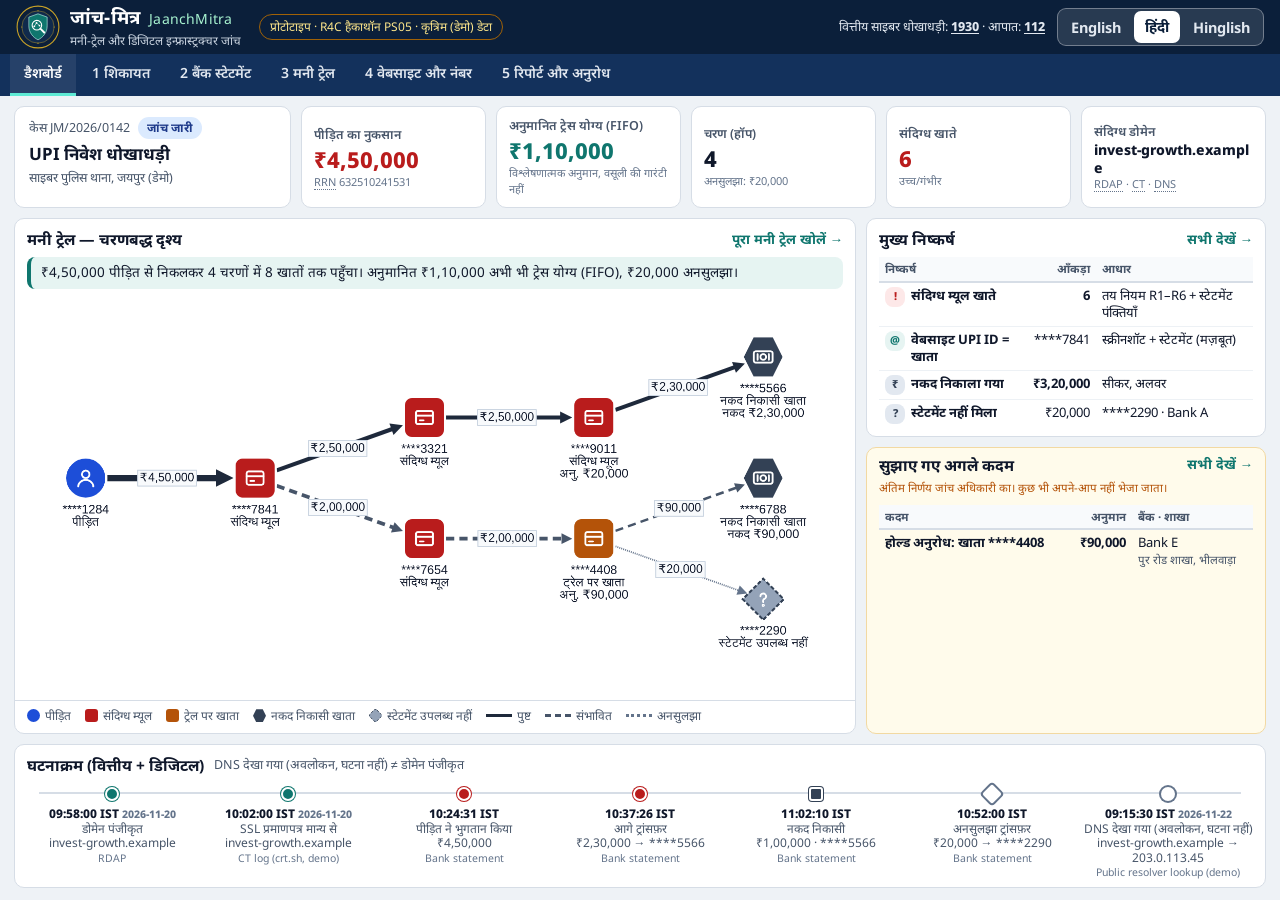
<file: JaanchMitra_Prototype/prototype/index.html>
<!DOCTYPE html>
<html lang="hi">
<head>
  <meta charset="utf-8">
  <meta name="viewport" content="width=device-width, initial-scale=1, viewport-fit=cover">
  <meta name="theme-color" content="#0b1f3a">
  <title>JaanchMitra · Dashboard (prototype, synthetic data)</title>
  <link rel="stylesheet" href="css/style.css?v=20261122-6c18fdf">
</head>
<body>
  <div class="app">
    <header id="app-header" class="app-header"></header>
    <nav id="app-nav" class="app-nav" aria-label="Case steps"></nav>
    <main id="main"></main>
  </div>
  <script src="vendor/cytoscape.min.js?v=20261122-6c18fdf"></script>
  <script src="js/lib/format.js?v=20261122-6c18fdf"></script>
  <script src="js/lib/trace.js?v=20261122-6c18fdf"></script>
  <script src="js/lib/allocation.js?v=20261122-6c18fdf"></script>
  <script src="js/lib/rules.js?v=20261122-6c18fdf"></script>
  <script src="js/lib/correlate.js?v=20261122-6c18fdf"></script>
  <script src="js/data/case-data.js?v=20261122-6c18fdf"></script>
  <script src="js/data/directory.js?v=20261122-6c18fdf"></script>
  <script src="js/data/helplines.js?v=20261122-6c18fdf"></script>
  <script src="js/i18n.js?v=20261122-6c18fdf"></script>
  <script src="js/shell.js?v=20261122-6c18fdf"></script>
  <script src="js/graph.js?v=20261122-6c18fdf"></script>
  <script src="js/pages/dashboard.js?v=20261122-6c18fdf"></script>
</body>
</html>
</file>
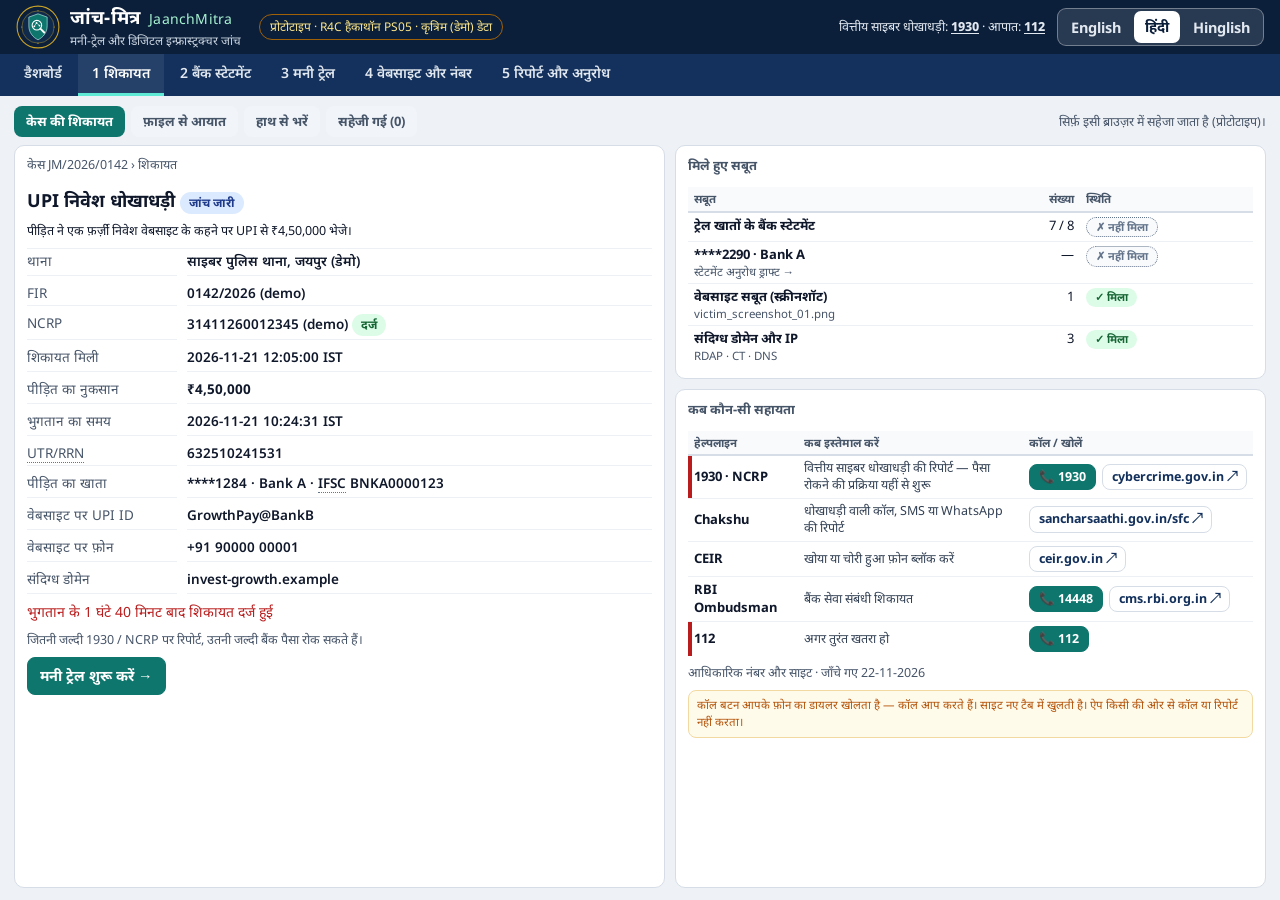
<file: JaanchMitra_Prototype/prototype/complaint.html>
<!DOCTYPE html>
<html lang="hi">
<head>
  <meta charset="utf-8">
  <meta name="viewport" content="width=device-width, initial-scale=1, viewport-fit=cover">
  <meta name="theme-color" content="#0b1f3a">
  <title>JaanchMitra · Complaint (prototype, synthetic data)</title>
  <link rel="stylesheet" href="css/style.css?v=20261122-6c18fdf">
</head>
<body>
  <div class="app">
    <header id="app-header" class="app-header"></header>
    <nav id="app-nav" class="app-nav" aria-label="Case steps"></nav>
    <main id="main"></main>
  </div>
  <script src="js/lib/format.js?v=20261122-6c18fdf"></script>
  <script src="js/lib/trace.js?v=20261122-6c18fdf"></script>
  <script src="js/lib/allocation.js?v=20261122-6c18fdf"></script>
  <script src="js/lib/rules.js?v=20261122-6c18fdf"></script>
  <script src="js/lib/correlate.js?v=20261122-6c18fdf"></script>
  <script src="js/lib/requests.js?v=20261122-6c18fdf"></script>
  <script src="js/lib/complaint.js?v=20261122-6c18fdf"></script>
  <script src="js/data/case-data.js?v=20261122-6c18fdf"></script>
  <script src="js/data/directory.js?v=20261122-6c18fdf"></script>
  <script src="js/data/complaint-sample.js?v=20261122-6c18fdf"></script>
  <script src="js/data/helplines.js?v=20261122-6c18fdf"></script>
  <script src="js/i18n.js?v=20261122-6c18fdf"></script>
  <script src="js/shell.js?v=20261122-6c18fdf"></script>
  <script src="js/pages/complaint.js?v=20261122-6c18fdf"></script>
</body>
</html>
</file>
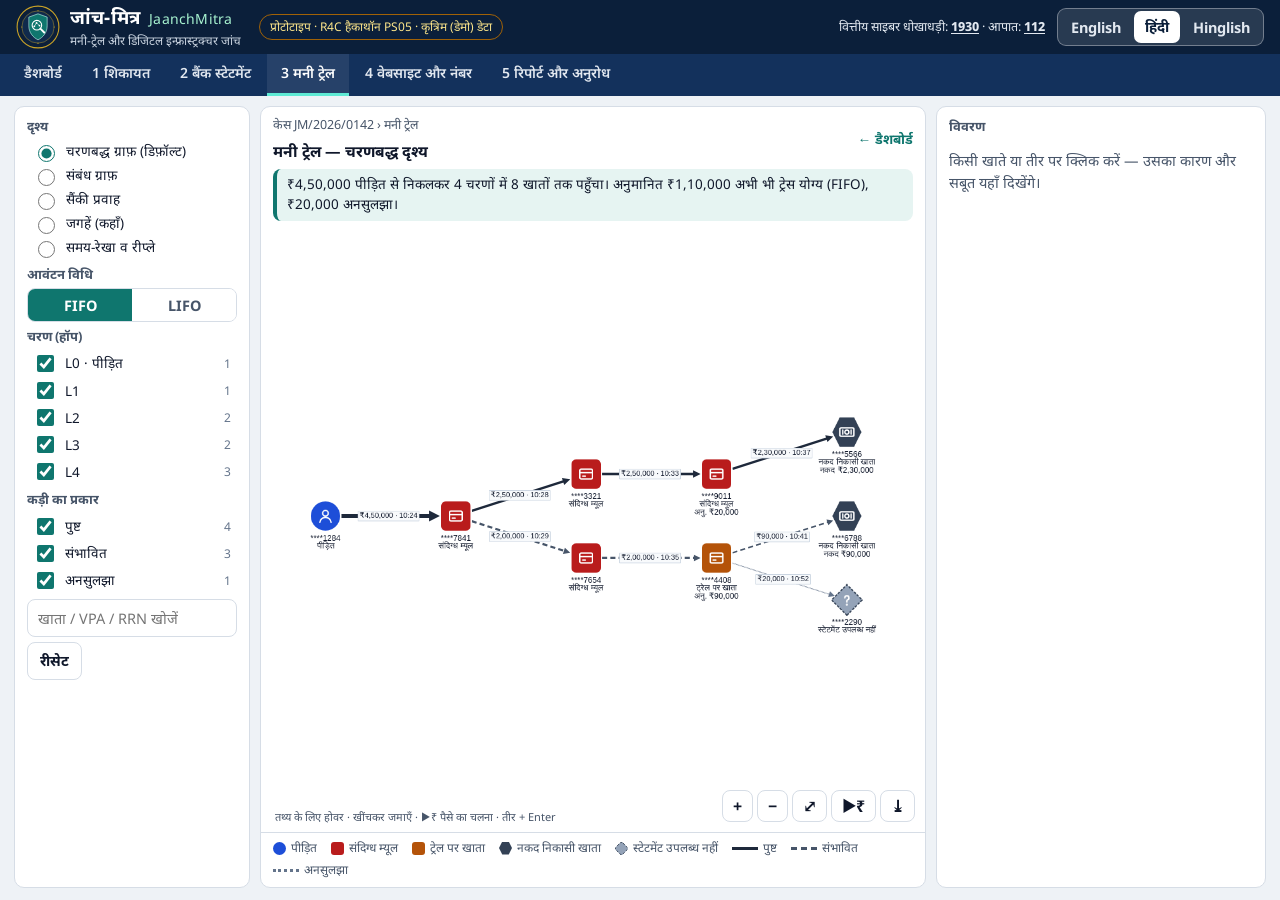
<file: JaanchMitra_Prototype/prototype/money-trail.html>
<!DOCTYPE html>
<html lang="hi">
<head>
  <meta charset="utf-8">
  <meta name="viewport" content="width=device-width, initial-scale=1, viewport-fit=cover">
  <meta name="theme-color" content="#0b1f3a">
  <title>JaanchMitra · Money Trail (prototype, synthetic data)</title>
  <link rel="stylesheet" href="css/style.css?v=20261122-6c18fdf">
</head>
<body>
  <div class="app">
    <header id="app-header" class="app-header"></header>
    <nav id="app-nav" class="app-nav" aria-label="Case steps"></nav>
    <main id="main"></main>
  </div>
  <script src="vendor/cytoscape.min.js?v=20261122-6c18fdf"></script>
  <script src="js/lib/format.js?v=20261122-6c18fdf"></script>
  <script src="js/lib/trace.js?v=20261122-6c18fdf"></script>
  <script src="js/lib/allocation.js?v=20261122-6c18fdf"></script>
  <script src="js/lib/rules.js?v=20261122-6c18fdf"></script>
  <script src="js/lib/correlate.js?v=20261122-6c18fdf"></script>
  <script src="js/lib/sankey.js?v=20261122-6c18fdf"></script>
  <script src="js/data/case-data.js?v=20261122-6c18fdf"></script>
  <script src="js/data/directory.js?v=20261122-6c18fdf"></script>
  <script src="js/data/helplines.js?v=20261122-6c18fdf"></script>
  <script src="js/i18n.js?v=20261122-6c18fdf"></script>
  <script src="js/shell.js?v=20261122-6c18fdf"></script>
  <script src="js/graph.js?v=20261122-6c18fdf"></script>
  <script src="js/pages/money-trail.js?v=20261122-6c18fdf"></script>
</body>
</html>
</file>
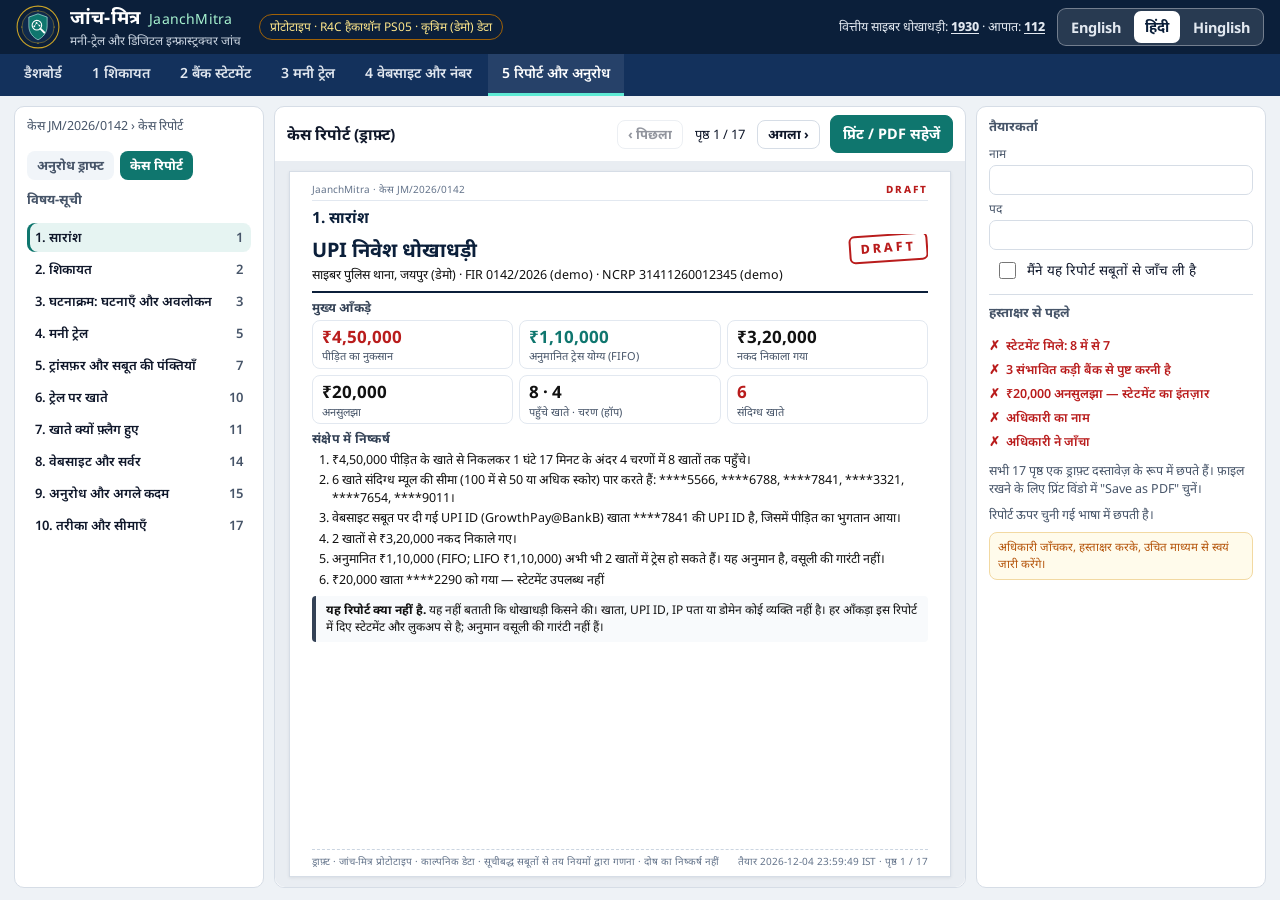
<file: JaanchMitra_Prototype/prototype/report.html>
<!DOCTYPE html>
<html lang="hi">
<head>
  <meta charset="utf-8">
  <meta name="viewport" content="width=device-width, initial-scale=1, viewport-fit=cover">
  <meta name="theme-color" content="#0b1f3a">
  <title>JaanchMitra · Case report (prototype, synthetic data)</title>
  <link rel="stylesheet" href="css/style.css?v=20261122-6c18fdf">
</head>
<body>
  <div class="app">
    <header id="app-header" class="app-header"></header>
    <nav id="app-nav" class="app-nav" aria-label="Case steps"></nav>
    <main id="main"></main>
  </div>
  <script src="vendor/cytoscape.min.js?v=20261122-6c18fdf"></script>
  <script src="js/lib/format.js?v=20261122-6c18fdf"></script>
  <script src="js/lib/trace.js?v=20261122-6c18fdf"></script>
  <script src="js/lib/allocation.js?v=20261122-6c18fdf"></script>
  <script src="js/lib/rules.js?v=20261122-6c18fdf"></script>
  <script src="js/lib/correlate.js?v=20261122-6c18fdf"></script>
  <script src="js/lib/requests.js?v=20261122-6c18fdf"></script>
  <script src="js/lib/complaint.js?v=20261122-6c18fdf"></script>
  <script src="js/lib/sankey.js?v=20261122-6c18fdf"></script>
  <script src="js/data/case-data.js?v=20261122-6c18fdf"></script>
  <script src="js/data/directory.js?v=20261122-6c18fdf"></script>
  <script src="js/data/helplines.js?v=20261122-6c18fdf"></script>
  <script src="js/i18n.js?v=20261122-6c18fdf"></script>
  <script src="js/shell.js?v=20261122-6c18fdf"></script>
  <script src="js/graph.js?v=20261122-6c18fdf"></script>
  <script src="js/pages/report.js?v=20261122-6c18fdf"></script>
</body>
</html>
</file>
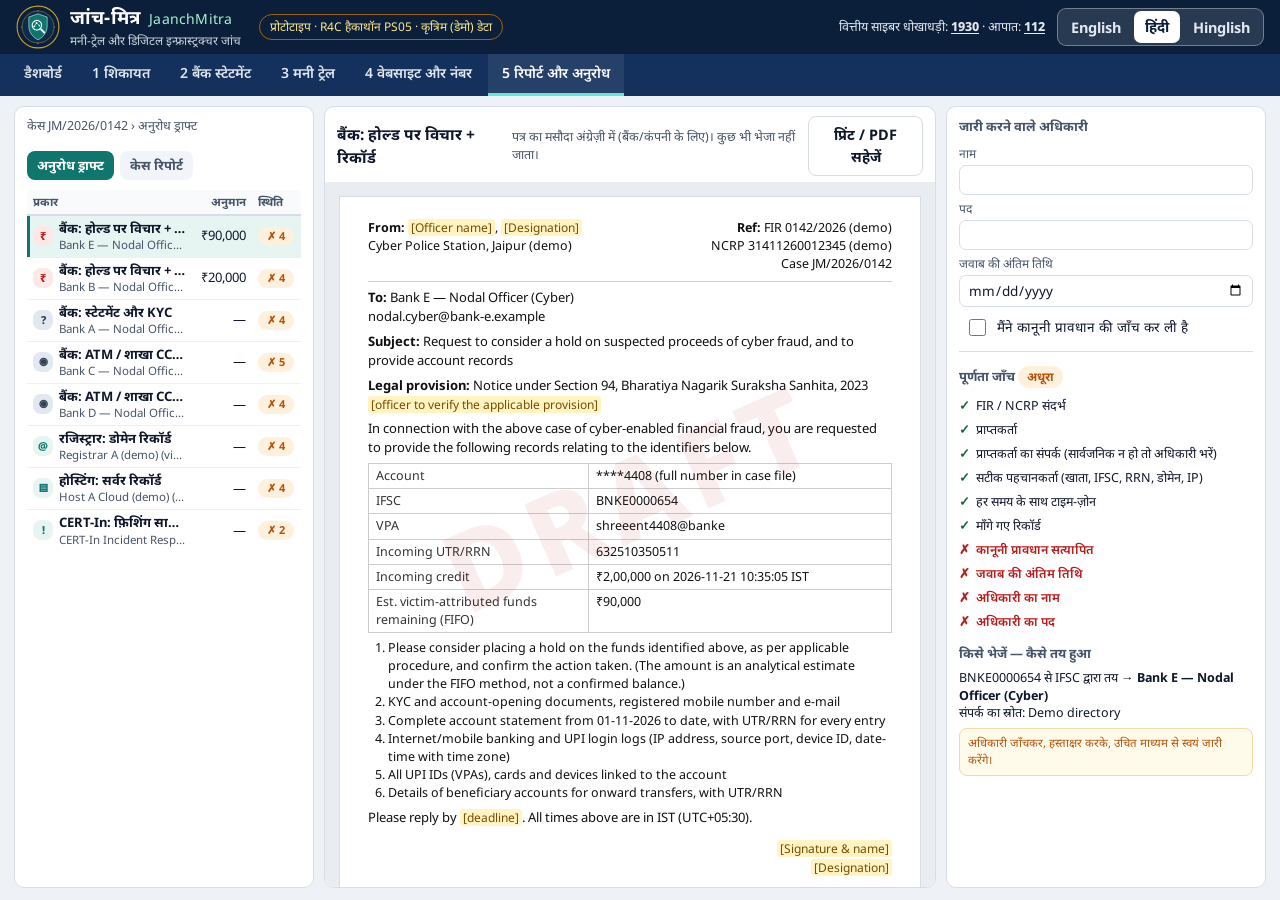
<file: JaanchMitra_Prototype/prototype/requests.html>
<!DOCTYPE html>
<html lang="hi">
<head>
  <meta charset="utf-8">
  <meta name="viewport" content="width=device-width, initial-scale=1, viewport-fit=cover">
  <meta name="theme-color" content="#0b1f3a">
  <title>JaanchMitra · Request drafts (prototype, synthetic data)</title>
  <link rel="stylesheet" href="css/style.css?v=20261122-6c18fdf">
</head>
<body>
  <div class="app">
    <header id="app-header" class="app-header"></header>
    <nav id="app-nav" class="app-nav" aria-label="Case steps"></nav>
    <main id="main"></main>
  </div>
  <script src="js/lib/format.js?v=20261122-6c18fdf"></script>
  <script src="js/lib/trace.js?v=20261122-6c18fdf"></script>
  <script src="js/lib/allocation.js?v=20261122-6c18fdf"></script>
  <script src="js/lib/rules.js?v=20261122-6c18fdf"></script>
  <script src="js/lib/correlate.js?v=20261122-6c18fdf"></script>
  <script src="js/lib/requests.js?v=20261122-6c18fdf"></script>
  <script src="js/data/case-data.js?v=20261122-6c18fdf"></script>
  <script src="js/data/directory.js?v=20261122-6c18fdf"></script>
  <script src="js/data/helplines.js?v=20261122-6c18fdf"></script>
  <script src="js/i18n.js?v=20261122-6c18fdf"></script>
  <script src="js/shell.js?v=20261122-6c18fdf"></script>
  <script src="js/pages/requests.js?v=20261122-6c18fdf"></script>
</body>
</html>
</file>
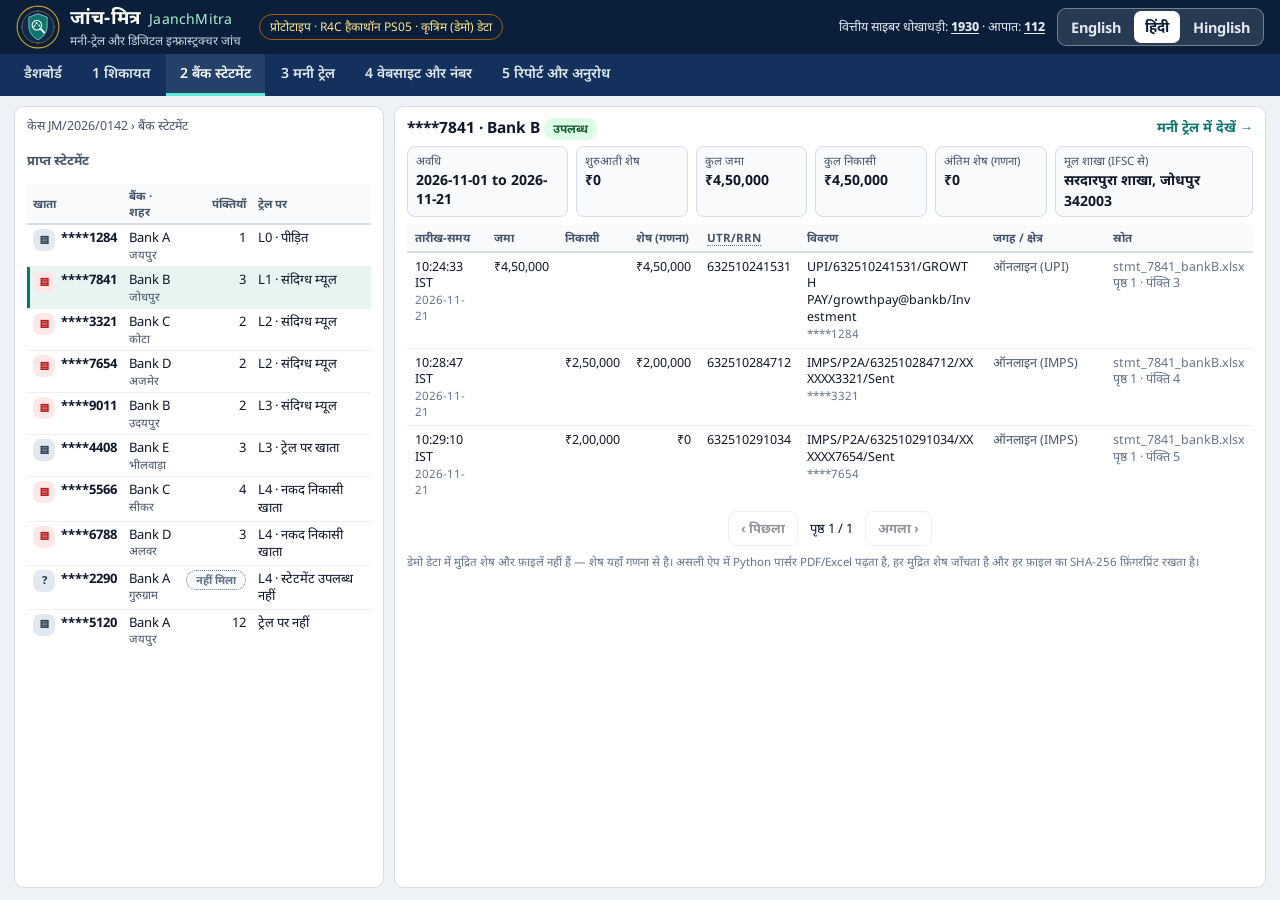
<file: JaanchMitra_Prototype/prototype/statements.html>
<!DOCTYPE html>
<html lang="hi">
<head>
  <meta charset="utf-8">
  <meta name="viewport" content="width=device-width, initial-scale=1, viewport-fit=cover">
  <meta name="theme-color" content="#0b1f3a">
  <title>JaanchMitra · Bank statements (prototype, synthetic data)</title>
  <link rel="stylesheet" href="css/style.css?v=20261122-6c18fdf">
</head>
<body>
  <div class="app">
    <header id="app-header" class="app-header"></header>
    <nav id="app-nav" class="app-nav" aria-label="Case steps"></nav>
    <main id="main"></main>
  </div>
  <script src="js/lib/format.js?v=20261122-6c18fdf"></script>
  <script src="js/lib/trace.js?v=20261122-6c18fdf"></script>
  <script src="js/lib/allocation.js?v=20261122-6c18fdf"></script>
  <script src="js/lib/rules.js?v=20261122-6c18fdf"></script>
  <script src="js/lib/correlate.js?v=20261122-6c18fdf"></script>
  <script src="js/lib/requests.js?v=20261122-6c18fdf"></script>
  <script src="js/data/case-data.js?v=20261122-6c18fdf"></script>
  <script src="js/data/directory.js?v=20261122-6c18fdf"></script>
  <script src="js/data/helplines.js?v=20261122-6c18fdf"></script>
  <script src="js/i18n.js?v=20261122-6c18fdf"></script>
  <script src="js/shell.js?v=20261122-6c18fdf"></script>
  <script src="js/pages/statements.js?v=20261122-6c18fdf"></script>
</body>
</html>
</file>
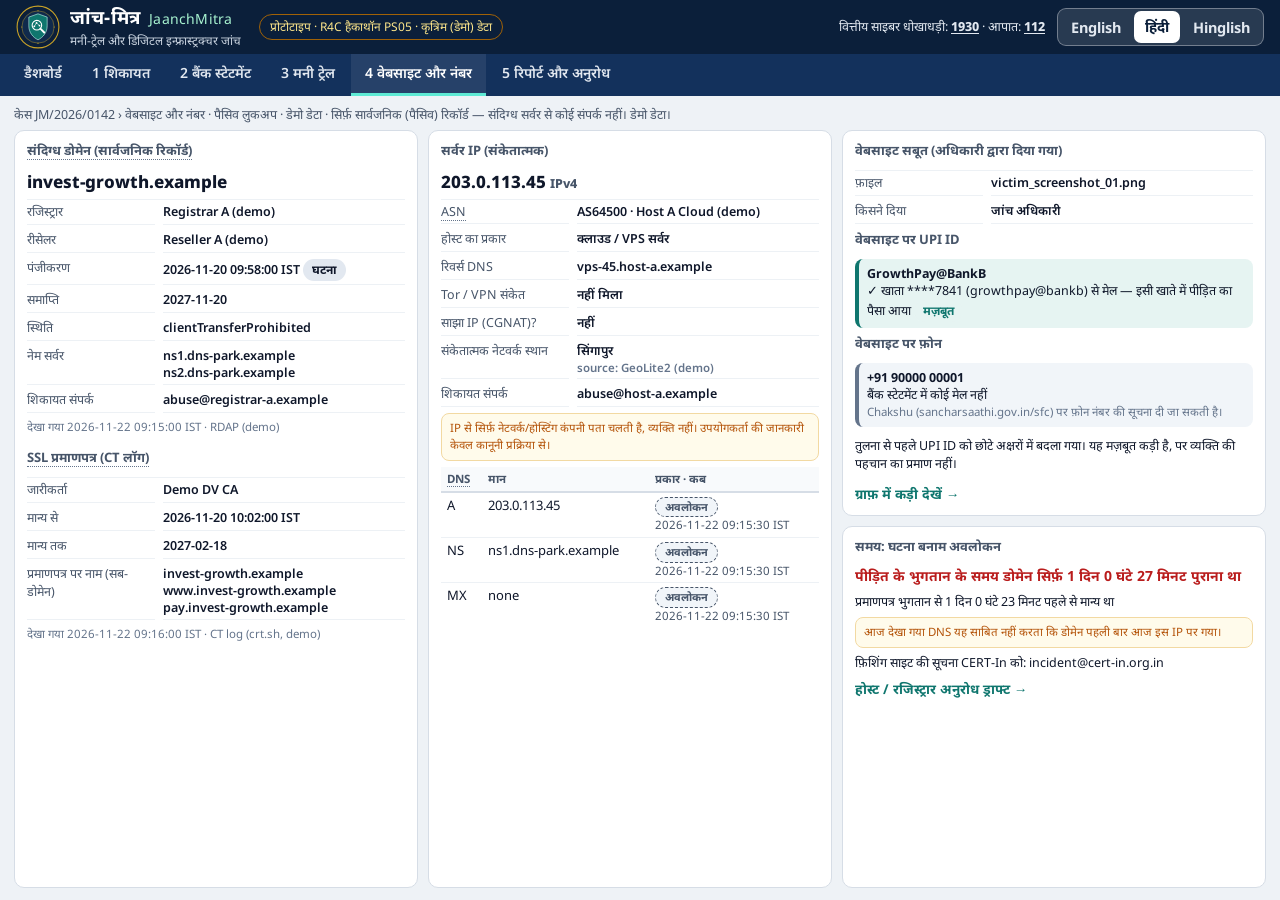
<file: JaanchMitra_Prototype/prototype/website.html>
<!DOCTYPE html>
<html lang="hi">
<head>
  <meta charset="utf-8">
  <meta name="viewport" content="width=device-width, initial-scale=1, viewport-fit=cover">
  <meta name="theme-color" content="#0b1f3a">
  <title>JaanchMitra · Website &amp; numbers (prototype, synthetic data)</title>
  <link rel="stylesheet" href="css/style.css?v=20261122-6c18fdf">
</head>
<body>
  <div class="app">
    <header id="app-header" class="app-header"></header>
    <nav id="app-nav" class="app-nav" aria-label="Case steps"></nav>
    <main id="main"></main>
  </div>
  <script src="js/lib/format.js?v=20261122-6c18fdf"></script>
  <script src="js/lib/trace.js?v=20261122-6c18fdf"></script>
  <script src="js/lib/allocation.js?v=20261122-6c18fdf"></script>
  <script src="js/lib/rules.js?v=20261122-6c18fdf"></script>
  <script src="js/lib/correlate.js?v=20261122-6c18fdf"></script>
  <script src="js/lib/requests.js?v=20261122-6c18fdf"></script>
  <script src="js/data/case-data.js?v=20261122-6c18fdf"></script>
  <script src="js/data/directory.js?v=20261122-6c18fdf"></script>
  <script src="js/data/helplines.js?v=20261122-6c18fdf"></script>
  <script src="js/i18n.js?v=20261122-6c18fdf"></script>
  <script src="js/shell.js?v=20261122-6c18fdf"></script>
  <script src="js/pages/website.js?v=20261122-6c18fdf"></script>
</body>
</html>
</file>
<file: JaanchMitra_Prototype/prototype/css/style.css>
@import url('fonts.css?v=20261122-6c18fdf');
/* JaanchMitra prototype — no-scroll, graph-first layout for general police officers.
   Target: fits 1366×768 without page scrolling. Navy / teal / neutral palette, no gradients. */
:root {
  --navy: #0b1f3a; --navy-2: #13315c; --teal: #0f766e; --teal-2: #0d9488; --teal-bg: #e6f4f2;
  --bg: #eef2f6; --card: #ffffff; --line: #d6dde6; --ink: #0f172a; --muted: #475569; --faint: #64748b;
  --red: #b91c1c; --red-bg: #fde8e8; --amber: #b45309; --amber-bg: #fdf0dc; --green: #166534; --slate: #334155;
  --radius: 10px;
  --font: "Noto Sans", "Noto Sans Devanagari", "Nirmala UI", "Segoe UI", Arial, sans-serif;
}
* { box-sizing: border-box; }
html, body { height: 100%; margin: 0; }
html { -webkit-text-size-adjust: 100%; text-size-adjust: 100%; }
body { font-family: var(--font); font-size: 14.5px; color: var(--ink); background: var(--bg); overflow: hidden; }
a { color: var(--teal); }
button, input, select, textarea { font: inherit; }
img, svg, canvas { max-width: 100%; }
:focus-visible { outline: 3px solid var(--teal-2); outline-offset: 2px; }

.app { display: grid; grid-template-columns: minmax(0, 1fr); grid-template-rows: 54px 42px 1fr; height: 100vh; height: 100dvh; }

/* Header */
.app-header { background: var(--navy); color: #fff; display: flex; align-items: center; gap: 18px; padding: 0 16px; }
.brand { display: flex; align-items: center; gap: 10px; }
.brand-name { font-size: 19px; font-weight: 700; letter-spacing: .2px; }
.brand-alt { font-size: 14px; font-weight: 500; color: #a7f3d0; margin-left: 4px; }
.brand-sub { font-size: 12px; color: #cbd5e1; }
.proto-tag { font-size: 12px; color: #fde68a; border: 1px solid #a16207; border-radius: 999px; padding: 3px 10px; white-space: nowrap; }
.header-right { margin-left: auto; display: flex; align-items: center; gap: 12px; }
.helpline { font-size: 12.5px; color: #e2e8f0; }
.lang-seg { display: inline-flex; background: rgba(255,255,255,.12); border: 1px solid rgba(255,255,255,.35); border-radius: 9px; padding: 2px; gap: 2px; }
.lang-seg button { border: 0; background: transparent; color: #e2e8f0; border-radius: 7px; padding: 5px 11px; font-weight: 700; cursor: pointer; }
.lang-seg button:hover { background: rgba(255,255,255,.12); }
.lang-seg button.on { background: #fff; color: var(--navy); }

/* Navigation (guided steps) */
.app-nav { background: var(--navy-2); display: flex; align-items: stretch; padding: 0 10px; gap: 2px; }
.nav-item { color: #e2e8f0; text-decoration: none; padding: 0 14px; display: flex; align-items: center; gap: 6px; font-weight: 600; font-size: 14px; border-bottom: 3px solid transparent; }
.nav-item:hover { background: rgba(255,255,255,.07); }
.nav-item.active { color: #fff; border-bottom-color: #5eead4; background: rgba(255,255,255,.08); }
.nav-item.disabled { color: #8ea0b8; cursor: not-allowed; }
.nav-item small { font-size: 10.5px; font-weight: 500; border: 1px solid #50678a; border-radius: 6px; padding: 0 5px; }

main { min-height: 0; padding: 10px 14px 12px; }
#st-detail, .trail-center, #details, .sv-detail, .rp-center { scroll-margin-top: 52px; }
.card { background: var(--card); border: 1px solid var(--line); border-radius: var(--radius); min-height: 0; }
.card-h { display: flex; align-items: center; gap: 10px; padding: 9px 12px 6px; }
.card-h h2 { font-size: 15.5px; margin: 0; }
.muted { color: var(--muted); }
.small { font-size: 12.5px; }
.pill { display: inline-block; font-size: 12px; font-weight: 700; padding: 2px 9px; border-radius: 999px; }
.pill.status { background: #dbeafe; color: #1e3a8a; }
.pill.critical { background: var(--red-bg); color: var(--red); }
.pill.high { background: var(--red-bg); color: var(--red); }
.pill.medium { background: var(--amber-bg); color: var(--amber); }
.pill.low { background: #e2e8f0; color: var(--slate); }
.pill.confirmed { background: #e2e8f0; color: var(--ink); }
.pill.probable { background: #f1f5f9; color: var(--muted); border: 1px dashed var(--muted); }
.pill.unresolved { background: #f8fafc; color: var(--faint); border: 1px dotted var(--faint); }
.pill.strong { background: var(--teal-bg); color: var(--teal); }
.jargon { border-bottom: 1px dotted var(--faint); cursor: help; }

/* ---------- Dashboard ---------- */
.dash { display: grid; grid-template-rows: auto minmax(0, 1fr) auto; gap: 10px; height: 100%; }
.case-strip { display: grid; grid-template-columns: 1.5fr repeat(5, 1fr); gap: 10px; }
.case-card { padding: 10px 14px; }
.case-id { font-size: 12.5px; color: var(--muted); display: flex; gap: 8px; align-items: center; }
.case-title { font-size: 17px; font-weight: 700; margin: 3px 0 2px; }
.kpi { padding: 10px 12px; display: flex; flex-direction: column; justify-content: center; }
.kpi .v { font-size: 22px; font-weight: 800; }
.kpi .l { font-size: 12.5px; color: var(--muted); font-weight: 600; }
.kpi .s { font-size: 11px; color: var(--faint); }
.kpi.red .v { color: var(--red); } .kpi.teal .v { color: var(--teal); }

.dash-mid { display: grid; grid-template-columns: minmax(0, 1fr) 400px; gap: 10px; min-height: 0; }
.graph-card { display: flex; flex-direction: column; min-height: 0; }
.caption { padding: 0 12px 4px; font-size: 13.5px; color: var(--ink); background: var(--teal-bg); margin: 0 12px; border-radius: 8px; padding: 6px 10px; border-left: 4px solid var(--teal); }
.graph-box { flex: 1; min-height: 0; position: relative; }
.graph-box .cy { position: absolute; inset: 0; }
.legend { display: flex; flex-wrap: wrap; gap: 4px 14px; padding: 6px 12px 8px; font-size: 12px; color: var(--muted); border-top: 1px solid var(--line); }
.lg { display: inline-flex; align-items: center; gap: 5px; }
.lg-node { width: 13px; height: 13px; display: inline-block; border-radius: 3px; }
.lg-node.victim { background: #1d4ed8; border-radius: 50%; } .lg-node.mule { background: #b91c1c; } .lg-node.onTrail { background: #b45309; }
.lg-node.cashout { background: #334155; clip-path: polygon(25% 0, 75% 0, 100% 50%, 75% 100%, 25% 100%, 0 50%); }
.lg-node.unresolved { background: #94a3b8; transform: rotate(45deg) scale(.8); border: 1px dashed #334155; }
.lg-node.digital { background: #0f766e; }
.lg-line { width: 26px; height: 0; display: inline-block; border-top: 3px solid #1e293b; }
.lg-line.probable { border-top-style: dashed; border-top-color: #475569; }
.lg-line.unresolved { border-top-style: dotted; border-top-color: #64748b; }
.lg-line.strong { border-top-color: #0f766e; border-top-width: 4px; }
.lg-line.infra { border-top-color: #94a3b8; border-top-width: 2px; }
.card-link { margin-left: auto; font-weight: 700; text-decoration: none; font-size: 13.5px; }

.dash-mid > *, .side-col > * { min-width: 0; }
.side-col { display: grid; grid-template-rows: auto minmax(0, 1fr); gap: 10px; min-height: 0; }
.list { list-style: none; margin: 0; padding: 0 12px 10px; }
.list li { display: flex; gap: 10px; align-items: flex-start; padding: 6px 0; border-top: 1px solid #edf1f5; }
.list li:first-child { border-top: 0; }
.list li > div { min-width: 0; flex: 1; }
.ico { flex: 0 0 30px; height: 30px; border-radius: 8px; display: grid; place-items: center; font-weight: 800; font-size: 13px; }
.ico.red { background: var(--red-bg); color: var(--red); } .ico.teal { background: var(--teal-bg); color: var(--teal); } .ico.grey { background: #e2e8f0; color: var(--slate); }
.li-main { font-weight: 700; font-size: 13.5px; line-height: 1.25; }
.li-sub { font-size: 12px; color: var(--muted); margin-top: 1px; line-height: 1.3; }
.li-go { margin-left: auto; text-decoration: none; font-weight: 800; font-size: 16px; align-self: center; }
.actions-card { background: #fffbeb; border-color: #f2d9a2; display: flex; flex-direction: column; min-height: 0; overflow: hidden; }
.li-more { font-size: 12.5px; color: var(--muted); font-weight: 600; }
.kpi-domain { font-size: 14px; word-break: break-all; line-height: 1.25; display: block; }
.actions-note { font-size: 11.5px; color: var(--amber); padding: 0 12px 8px; }
.tag-next { font-size: 10.5px; color: var(--faint); border: 1px solid var(--line); border-radius: 6px; padding: 0 5px; margin-left: 4px; white-space: nowrap; }

.timeline-card { padding-bottom: 8px; }
.tl { display: grid; grid-template-columns: repeat(7, 1fr); gap: 6px; padding: 2px 12px 0; position: relative; }
.tl::before { content: ""; position: absolute; left: 24px; right: 24px; top: 9px; border-top: 2px solid var(--line); }
.tl-ev { position: relative; text-align: center; font-size: 12px; }
.tl-dot { width: 14px; height: 14px; border-radius: 50%; margin: 2px auto 4px; background: var(--teal); border: 2px solid #fff; box-shadow: 0 0 0 1px var(--teal); position: relative; }
.tl-dot.money { background: var(--red); box-shadow: 0 0 0 1px var(--red); }
.tl-dot.cash { background: var(--slate); box-shadow: 0 0 0 1px var(--slate); border-radius: 3px; }
.tl-dot.obs { background: #fff; box-shadow: 0 0 0 2px var(--faint); }
.tl-dot.unres { background: #fff; box-shadow: 0 0 0 2px var(--faint); border-radius: 2px; transform: rotate(45deg); }
.tl-t { font-weight: 800; }
.tl-d { color: var(--muted); line-height: 1.2; }
.tl-src { font-size: 10.5px; color: var(--faint); }

/* ---------- Money trail page ---------- */
.trail { display: grid; grid-template-columns: 236px minmax(0, 1fr) 330px; gap: 10px; height: 100%; }
.panel { padding: 10px 12px; display: flex; flex-direction: column; gap: 10px; min-height: 0; }
.panel h3 { font-size: 13px; margin: 0 0 4px; color: var(--muted); text-transform: none; }
.opt { display: flex; align-items: center; gap: 8px; padding: 4px 6px; border-radius: 7px; font-size: 13.5px; cursor: pointer; }
.opt input { width: 17px; height: 17px; accent-color: var(--teal); }
.opt.disabled { color: var(--faint); cursor: not-allowed; }
.opt:hover:not(.disabled) { background: #f1f5f9; }
.count { margin-left: auto; font-size: 12px; color: var(--faint); }
.seg { display: grid; grid-template-columns: 1fr 1fr; border: 1px solid var(--line); border-radius: 8px; overflow: hidden; }
.seg button { border: 0; background: #fff; padding: 6px; cursor: pointer; font-weight: 700; color: var(--muted); }
.seg button.on { background: var(--teal); color: #fff; }
.search { width: 100%; padding: 8px 10px; border: 1px solid var(--line); border-radius: 8px; }
.btn { border: 1px solid var(--line); background: #fff; border-radius: 8px; padding: 7px 12px; cursor: pointer; font-weight: 700; color: var(--ink); }
.btn:hover { background: #f1f5f9; }
.zoom { position: absolute; right: 10px; bottom: 10px; display: flex; gap: 4px; z-index: 2; }
.zoom .btn { padding: 4px 10px; font-size: 16px; }
.details { overflow-y: auto; }
.kv { display: grid; grid-template-columns: 120px 1fr; gap: 0 8px; font-size: 13px; margin: 0; border-top: 1px solid #edf1f5; }
.kv dt { color: var(--muted); padding: 3px 0; border-bottom: 1px solid #edf1f5; }
.kv dd { margin: 0; font-weight: 600; word-break: break-word; padding: 3px 0; border-bottom: 1px solid #edf1f5; }
.d-h { margin: 6px 0 2px; font-size: 13px; color: var(--muted); }
.dt.rules-t td:first-child { white-space: nowrap; }
.fig3 { display: grid; grid-template-columns: repeat(3, 1fr); gap: 6px; }
.fig3 div { background: #f8fafc; border: 1px solid var(--line); border-radius: 8px; padding: 6px; }
.fig3 b { display: block; font-size: 15px; }
.fig3 span { font-size: 11px; color: var(--muted); }
.rule { border-left: 3px solid var(--red); padding: 3px 0 3px 8px; margin: 6px 0; font-size: 12.5px; }
.rule b { font-size: 13px; }
.ev { font-size: 11.5px; color: var(--faint); }
.note { font-size: 11.5px; color: var(--amber); background: #fffbeb; border: 1px solid #f2d9a2; border-radius: 8px; padding: 6px 8px; }
.breadcrumb { font-size: 12.5px; color: var(--muted); margin-bottom: 6px; }
.trail-center { display: flex; flex-direction: column; min-height: 0; }

/* ---------- Complaint intake (import / type / saved) ---------- */
.cp-wrap { display: flex; flex-direction: column; gap: 8px; height: 100%; min-height: 0; }
.cp-wrap > .cp { flex: 1; min-height: 0; height: auto; }
.cp-modes { display: flex; gap: 6px; align-items: center; }
.cp-modes .tab { text-decoration: none; padding: 6px 12px; }
.cp-modes .tab:not(.on):hover { background: #e2e8f0; color: var(--ink); }
.cp-modes-note { margin-left: auto; }
.cp-right.one { grid-template-rows: minmax(0, 1fr); }
.cp .card-h { padding: 0; }
.cp .card-h h3 { margin: 0; }
.cp .card-h .btn { margin-left: auto; padding: 4px 10px; font-size: 12.5px; }
.cp-banner { font-size: 12.5px; padding: 5px 9px; border-radius: 8px; background: #fffbeb; color: var(--amber); border: 1px solid #f2d9a2; }
.cp-banner.file { background: #e0f2fe; color: #075985; border-color: #bae6fd; font-weight: 700; }
.cp-banner.ok { background: #dcfce7; color: var(--green); border-color: #bbf7d0; font-weight: 700; }
.cp-err { font-size: 13px; font-weight: 700; color: var(--red); background: var(--red-bg); border-radius: 8px; padding: 7px 10px; }
.drop { border: 2px dashed #b6c2d1; border-radius: 12px; padding: 26px 16px; display: flex; flex-direction: column; align-items: center; gap: 8px; text-align: center; background: #f8fafc; }
.drop.over { border-color: var(--teal); background: var(--teal-bg); }
.drop-ic { font-size: 30px; line-height: 1; color: var(--teal); }
.drop-main { font-weight: 700; font-size: 15px; }
.drop .btn.primary { align-self: center; }
.checks li.info span:first-child { font-weight: 800; color: var(--slate); width: 1em; text-align: center; }
.checks li.warn { color: var(--amber); font-weight: 600; }
.checks li.warn span:first-child { font-weight: 800; }
.cp-samples { display: flex; align-items: center; gap: 8px; flex-wrap: wrap; }
.cp-samples .btn { margin-left: auto; }
.cp-steps { margin: 0; padding-left: 20px; display: flex; flex-direction: column; gap: 10px; font-size: 13.5px; }
.cpf { gap: 6px; }
.cpf form { display: flex; flex-direction: column; gap: 6px; min-height: 0; }
.cpf fieldset { border: 1px solid var(--line); border-radius: 10px; padding: 3px 10px 8px; margin: 0; min-width: 0; }
.cpf legend { font-size: 12px; font-weight: 800; color: var(--muted); padding: 0 4px; }
.cpf .grid3 { display: grid; grid-template-columns: repeat(3, minmax(0, 1fr)); gap: 5px 10px; }
.cpf .fld { font-size: 11.5px; min-width: 0; }
.cpf .fld .lab { display: flex; gap: 3px; align-items: center; white-space: nowrap; overflow: hidden; text-overflow: ellipsis; }
.cpf .fld input, .cpf .fld select, .cpf .fld textarea { width: 100%; box-sizing: border-box; padding: 5px 8px; border: 1px solid var(--line); border-radius: 7px; font-size: 13.5px; color: var(--ink); background: #fff; font-family: var(--font); }
.cpf .fld textarea { resize: none; line-height: 1.35; }
.cpf .fld input:focus, .cpf .fld select:focus, .cpf .fld textarea:focus { outline: 2px solid var(--teal); outline-offset: 0; border-color: var(--teal); }
.cpf .fld.bad input, .cpf .fld.bad select, .cpf .fld.bad textarea { border-color: var(--red); box-shadow: inset 3px 0 0 var(--red); }
.mk-bad { color: var(--red); font-weight: 800; }
.chip-file { font-size: 10px; font-weight: 700; background: #e0f2fe; color: #075985; border-radius: 5px; padding: 0 4px; }
.ck { gap: 6px; }
.ck h4, .sv-detail h4 { margin: 0 0 3px; font-size: 12.5px; color: var(--muted); }
.ck-sec { border-top: 1px solid #edf1f5; padding-top: 6px; display: flex; flex-direction: column; gap: 3px; }
.ck-save { gap: 6px; margin-top: auto; }
.ck-save .opt { padding: 2px 0; font-size: 13px; font-weight: 600; align-items: flex-start; }
.ck-save .opt input { flex: none; margin-top: 2px; }
.ck-save .btn.primary { align-self: stretch; padding: 8px 12px; }
.small-age { font-size: 12.5px; }
.mono { font-family: ui-monospace, Consolas, monospace; font-size: 11.5px; word-break: break-all; }
.warn-t { color: var(--amber); }
.cp-saved .req-item { padding: 6px 8px; }
.li-ic { width: 20px; text-align: center; }
.sv-detail { gap: 6px; }
.sv-grid { display: grid; grid-template-columns: repeat(3, minmax(0, 1fr)); gap: 6px 12px; margin: 0; }
.sv-grid dt { font-size: 11.5px; color: var(--muted); white-space: nowrap; overflow: hidden; text-overflow: ellipsis; }
.sv-grid dd { margin: 0; font-size: 13px; font-weight: 600; word-break: break-word; }
.sv-desc { display: -webkit-box; -webkit-line-clamp: 2; -webkit-box-orient: vertical; overflow: hidden; color: var(--slate); }
.sv-actions { display: flex; gap: 8px; margin-top: auto; }
.btn.danger { color: var(--red); border-color: #f3b4b4; }
.btn.danger:hover { background: var(--red-bg); }

/* ---------- Case report ---------- */
.rep { display: grid; grid-template-columns: 250px minmax(0, 1fr) 290px; gap: 10px; height: 100%; }
.tabs a.tab { text-decoration: none; }
.tabs a.tab:hover { background: #e2e8f0; color: var(--ink); }
.rp-tocs { display: flex; flex-direction: column; gap: 3px; }
.rp-toc { display: flex; justify-content: space-between; gap: 8px; padding: 5px 8px; border-radius: 8px; text-decoration: none; color: var(--ink); font-size: 13px; font-weight: 600; }
.rp-toc:hover { background: #f1f5f9; }
.rp-toc.on { background: var(--teal-bg); box-shadow: inset 3px 0 0 var(--teal); }
.rp-center { display: flex; flex-direction: column; min-height: 0; }
.rp-center .card-h { padding: 8px 12px; }
.rp-pager { margin-left: auto; gap: 8px; }
.rp-pager .btn { padding: 4px 10px; }
.rp-stage { flex: 1; min-height: 0; background: #e9edf2; border-radius: 0 0 var(--radius) var(--radius); padding: 10px 14px; display: flex; justify-content: center; }
.rp-page { display: none; flex-direction: column; width: 100%; max-width: 860px; background: #fff; border: 1px solid var(--line); box-shadow: 0 1px 3px rgba(15, 23, 42, .08); padding: 10px 22px 8px; overflow: hidden; font-size: 12.5px; line-height: 1.4; color: #111; }
.rp-page.on { display: flex; }
.rp-head, .rp-foot { display: flex; justify-content: space-between; gap: 12px; font-size: 10px; color: #64748b; }
.rp-head { border-bottom: 1px solid #e2e8f0; padding-bottom: 4px; }
.rp-foot { border-top: 1px dashed #cbd5e1; padding-top: 4px; margin-top: 6px; }
.rp-draft { color: var(--red); font-weight: 800; letter-spacing: 2px; }
.rp-page h2 { font-size: 15.5px; margin: 6px 0 5px; color: var(--navy); }
.rp-page h3 { font-size: 12.5px; margin: 6px 0 3px; color: var(--slate); text-transform: uppercase; letter-spacing: .3px; }
.rp-page p { margin: 4px 0; }
.rp-body { flex: 1; min-height: 0; overflow: hidden; }
.rp-cover { display: flex; justify-content: space-between; align-items: flex-start; gap: 16px; border-bottom: 2px solid var(--navy); padding-bottom: 8px; }
.rp-cover h1 { font-size: 20px; margin: 2px 0; color: var(--navy); }
.rp-case { font-size: 12px; font-weight: 700; color: var(--muted); }
.rp-stamp { border: 2px solid var(--red); color: var(--red); font-weight: 800; letter-spacing: 3px; padding: 3px 10px; border-radius: 6px; transform: rotate(-4deg); }
.rp-tiles { display: grid; grid-template-columns: repeat(3, minmax(0, 1fr)); gap: 6px; }
.rp-tile { border: 1px solid #e2e8f0; border-radius: 8px; padding: 4px 9px; display: flex; flex-direction: column; }
.rp-tile b { font-size: 17px; }
.rp-tile span { font-size: 11px; color: #475569; }
.rp-tile.red b { color: var(--red); } .rp-tile.teal b { color: var(--teal); }
.rp-find { margin: 0; padding-left: 20px; display: flex; flex-direction: column; gap: 3px; }
.rp-box { margin-top: 8px; background: #f8fafc; border-left: 4px solid var(--slate); padding: 6px 10px; font-size: 12px; border-radius: 4px; }
.rp-red { color: var(--red); font-weight: 600; }
.rp-kv { display: grid; grid-template-columns: 190px 1fr; gap: 4px 12px; margin: 8px 0; }
.rp-kv dt { color: #475569; } .rp-kv dd { margin: 0; font-weight: 600; }
.rp-t { width: 100%; border-collapse: collapse; font-size: 12px; }
.rp-t th { text-align: left; font-size: 11px; color: #475569; background: #f1f5f9; padding: 4px 6px; border-bottom: 1px solid #cbd5e1; }
.rp-t td { padding: 4px 6px; border-bottom: 1px solid #edf1f5; vertical-align: top; }
.rp-t.dense td { padding: 2.5px 6px; font-size: 11.5px; }
.rp-t.kvt td:first-child { width: 170px; color: #475569; }
.rp-lc { font-weight: 700; }
.rp-lc.confirmed { color: var(--green); } .rp-lc.probable { color: var(--amber); } .rp-lc.unresolved { color: var(--red); }
.rp-graph { display: block; width: 100%; height: 330px; object-fit: contain; border: 1px solid #e2e8f0; border-radius: 6px; margin: 6px 0; }
.rp-graph.wait { display: flex; align-items: center; justify-content: center; color: var(--muted); }
.rp-ok { color: var(--green); font-weight: 700; }
.rp-sankey { border: 1px solid #e2e8f0; border-radius: 6px; padding: 4px; }
.rp-sankey .sk-band { cursor: default; }
.rp-legend { display: flex; flex-wrap: wrap; gap: 4px 12px; font-size: 11px; }
.rp-acct { border: 1px solid #e2e8f0; border-radius: 8px; padding: 5px 9px; margin-bottom: 6px; }
.rp-acct-h { font-weight: 800; color: var(--navy); }
.rp-acct ul { margin: 2px 0 0; padding-left: 18px; }
.rp-acct li { margin: 1px 0; font-size: 11.5px; }
.rp-rules { display: grid; grid-template-columns: repeat(3, minmax(0, 1fr)); gap: 2px 12px; margin: 0; padding-left: 18px; }
.rp-sign { border: 1px solid #cbd5e1; border-radius: 8px; padding: 8px 12px; display: flex; flex-direction: column; gap: 6px; }
.rp-sign-line { border-top: 1px solid #94a3b8; margin-top: 18px; padding-top: 3px; font-size: 11px; color: #64748b; }
.rep .details { gap: 8px; }

/* ---------- Helplines (real tel: and official-site links) ---------- */
.helpline a { color: inherit; font-weight: 800; text-decoration: underline; text-underline-offset: 2px; }
.helpline a:hover, .helpline a:focus-visible { color: #fff; }
.hl-list { list-style: none; margin: 0; padding: 0; display: flex; flex-direction: column; gap: 5px; }
.hl { display: flex; align-items: center; gap: 10px; padding: 5px 8px; border: 1px solid var(--line); border-radius: 9px; }
.hl.urgent { border-left: 4px solid var(--red); }
.hl-text { display: flex; flex-direction: column; min-width: 0; flex: 1; font-size: 13px; line-height: 1.3; }
.hl-text span { color: var(--muted); font-size: 12px; }
.hl-acts { display: flex; gap: 6px; flex-wrap: wrap; justify-content: flex-end; }
.hl-acts .btn { padding: 4px 9px; font-size: 12.5px; text-decoration: none; white-space: nowrap; }
.btn.hl-call { background: var(--teal); color: #fff; border-color: var(--teal); }
.btn.hl-call:hover { background: var(--teal-2); }
.btn.hl-web { color: var(--navy-2); }
.cp-help { gap: 6px; }



/* ---------- Report & Requests page ---------- */
.req { display: grid; grid-template-columns: 300px minmax(0, 1fr) 320px; gap: 10px; height: 100%; }
.tabs { display: flex; gap: 6px; }
.tab { font-size: 13px; font-weight: 700; padding: 5px 10px; border-radius: 8px; background: #f1f5f9; color: var(--muted); }
.tab.on { background: var(--teal); color: #fff; }
.tab.disabled { cursor: not-allowed; }
.req-list { display: flex; flex-direction: column; gap: 6px; }
.req-item { display: flex; gap: 10px; align-items: flex-start; padding: 7px 8px; border: 1px solid var(--line); border-radius: 9px; text-decoration: none; color: var(--ink); }
.req-item > span:last-child { display: flex; flex-direction: column; gap: 2px; min-width: 0; }
.req-item.on { border-color: var(--teal); background: var(--teal-bg); box-shadow: inset 3px 0 0 var(--teal); }
.req-item .li-main { font-size: 13px; }
.req-item .li-sub { font-size: 11.5px; }
.req-item .pill { align-self: flex-start; font-size: 11px; }
.pill.ok { background: #dcfce7; color: var(--green); }
.officer { border-bottom: 1px solid var(--line); padding-bottom: 8px; display: flex; flex-direction: column; gap: 5px; }
#checker { display: flex; flex-direction: column; gap: 6px; }
#checker h3 { margin: 4px 0 0; }
.fld { display: flex; flex-direction: column; font-size: 12px; color: var(--muted); gap: 2px; }
.fld input { padding: 5px 8px; border: 1px solid var(--line); border-radius: 7px; font-size: 13.5px; color: var(--ink); }
.letter-box { flex: 1; min-height: 0; overflow-y: auto; padding: 4px 14px 14px; background: #e9edf2; border-radius: 0 0 var(--radius) var(--radius); }
.letter { position: relative; background: #fff; max-width: 760px; margin: 10px auto 0; padding: 22px 28px; border: 1px solid var(--line); font-family: var(--font); font-size: 13px; line-height: 1.45; color: #111; overflow: hidden; }
.letter p { margin: 6px 0; }
.lt-top { display: flex; justify-content: space-between; gap: 20px; font-size: 12.5px; border-bottom: 1px solid #ccc; padding-bottom: 8px; margin-bottom: 6px; }
.ids { border-collapse: collapse; width: 100%; font-size: 12.5px; margin: 6px 0; }
.ids td { border: 1px solid #ccc; padding: 3px 7px; vertical-align: top; }
.ids td:first-child { width: 42%; color: #333; }
.recs { margin: 6px 0; padding-left: 20px; font-size: 12.5px; }
.sign { margin-top: 12px; text-align: right; }
.lt-foot { margin-top: 10px; font-size: 10.5px; color: #555; border-top: 1px dashed #bbb; padding-top: 6px; font-family: var(--font); }
.ph { background: #fff4c2; color: #7a4b00; padding: 0 3px; border-radius: 3px; font-family: var(--font); font-size: 12px; }
.watermark { position: absolute; top: 40%; left: 50%; transform: translate(-50%, -50%) rotate(-24deg); font-size: 110px; font-weight: 800; color: rgba(185, 28, 28, .08); pointer-events: none; font-family: var(--font); letter-spacing: 8px; }
.checks { list-style: none; margin: 0; padding: 0; font-size: 12.5px; }
.checks li { padding: 3px 0; display: flex; gap: 6px; }
.checks li.ok span:first-child { color: var(--green); font-weight: 800; }
.checks li.bad { color: var(--red); font-weight: 600; }
.checks li.bad span:first-child { font-weight: 800; }
.sr { position: absolute; width: 1px; height: 1px; overflow: hidden; clip: rect(0 0 0 0); }




/* ---------- Website & numbers page ---------- */
.web-wrap { display: flex; flex-direction: column; height: 100%; }
.web { display: grid; grid-template-columns: 1fr 1fr 1.05fr; gap: 10px; flex: 1; min-height: 0; }
.web > .panel, .web-right > .panel { overflow: hidden; gap: 6px; }
.web-right { display: grid; grid-template-rows: auto minmax(0, 1fr); gap: 10px; min-height: 0; }
.big-id { font-size: 17px; font-weight: 800; word-break: break-all; }
.web .kv { grid-template-columns: 128px 1fr; font-size: 12.5px; gap: 3px 8px; }
.match { border-radius: 8px; padding: 6px 8px; font-size: 12.5px; }
.match.yes { background: var(--teal-bg); border-left: 4px solid var(--teal); }
.match.no { background: #f1f5f9; border-left: 4px solid var(--faint); }
.age { font-size: 14px; color: var(--red); }

/* ---------- Statements page ---------- */
.st { display: grid; grid-template-columns: 370px minmax(0, 1fr); gap: 10px; height: 100%; }
.st .req-list { gap: 4px; }
.st .req-item { padding: 5px 8px; }
.st-body { padding: 0 12px 10px; display: flex; flex-direction: column; gap: 8px; min-height: 0; }
.st-sum { display: grid; grid-template-columns: 1.3fr repeat(4, 0.9fr) 1.6fr; gap: 8px; }
.st-sum div { background: #f8fafc; border: 1px solid var(--line); border-radius: 8px; padding: 6px 8px; display: flex; flex-direction: column; }
.st-sum span { font-size: 11.5px; color: var(--muted); }
.st-sum b { font-size: 14px; }
.st-tbl td { font-size: 12.5px; vertical-align: top; }
.st-tbl td.num { text-align: right; white-space: nowrap; font-variant-numeric: tabular-nums; }
.st-tbl td.narr { max-width: 280px; word-break: break-word; }
.pager { display: flex; align-items: center; gap: 12px; justify-content: center; font-size: 13px; }
.btn:disabled { opacity: .45; cursor: not-allowed; }
.st .req-item > span:last-child { overflow: hidden; }
.st .li-sub { white-space: nowrap; overflow: hidden; text-overflow: ellipsis; }
.st .req-item .ico { flex-basis: 26px; height: 26px; }

/* ---------- Complaint page ---------- */
.cp { display: grid; grid-template-columns: minmax(0, 1.1fr) minmax(0, 1fr); gap: 10px; height: 100%; }
.cp .panel { gap: 8px; }
.cp .kv { grid-template-columns: 150px 1fr; font-size: 13.5px; gap: 5px 10px; }
.cp-right { display: grid; grid-template-rows: auto minmax(0, 1fr); gap: 10px; min-height: 0; }
.checks.big li { font-size: 13.5px; padding: 6px 0; border-bottom: 1px solid #edf1f5; }
.checks.big li a { margin-left: 6px; font-weight: 700; text-decoration: none; }
.help { margin: 0; padding-left: 18px; font-size: 13.5px; display: flex; flex-direction: column; gap: 7px; }
.btn.primary { background: var(--teal); color: #fff; border-color: var(--teal); text-decoration: none; align-self: flex-start; }
.btn.primary:hover { background: var(--teal-2); }

/* ---------- Timeline replay ---------- */
.replay { display: grid; grid-template-columns: auto 1fr; gap: 6px 12px; align-items: center; margin: 6px 12px 0; padding: 8px 10px; border: 1px solid var(--line); border-radius: 9px; background: #f8fafc; }
.rp-ctrl { display: flex; gap: 4px; }
.rp-ctrl .btn { padding: 5px 10px; }
#rp-slider { width: 100%; accent-color: var(--teal); }
.rp-event { grid-column: 1 / -1; font-size: 13px; line-height: 1.4; border-left: 4px solid var(--teal); padding-left: 8px; }
.rp-event.obs { border-left: 4px dashed var(--faint); }

/* ---------- Hover card (graphs, Sankey, map) ---------- */
.hover-tip { position: fixed; z-index: 60; display: none; max-width: 300px; background: #0f172a; color: #f8fafc; font-size: 12.5px; line-height: 1.45; padding: 8px 10px; border-radius: 8px; box-shadow: 0 8px 24px rgba(15, 23, 42, .3); pointer-events: none; }
.hover-tip b { color: #fff; } .hover-tip .tip-hint { color: #94a3b8; font-size: 11px; margin-top: 3px; }
.cy:focus-visible { outline: 3px solid var(--teal); outline-offset: -3px; }
.g-hint { position: absolute; left: 8px; bottom: 6px; font-size: 11px; color: var(--muted); background: rgba(255,255,255,.85); padding: 1px 6px; border-radius: 6px; pointer-events: none; }
.zoom .btn[aria-pressed="true"] { background: #f59e0b; color: #451a03; border-color: #b45309; }

/* ---------- Data tables (shared) ---------- */
.tbl-wrap { padding: 0 12px 8px; overflow-x: auto; min-height: 0; }
.tbl-wrap.flush { padding: 0; }
.dt.rq-list { table-layout: fixed; }
.dt.rq-list th:nth-child(1) { width: 60%; } .dt.rq-list th:nth-child(2) { width: 22%; } .dt.rq-list th:nth-child(3) { width: 18%; }
.dt.rq-list .pill { white-space: nowrap; }
.dt.rq-list td { padding: 5px 6px; vertical-align: middle; }
.dt.rq-list .rq-go { display: flex; gap: 6px; align-items: center; min-width: 0; width: 100%; }
.rq-txt { display: flex; flex-direction: column; min-width: 0; }
.rq-l1, .rq-l2 { white-space: nowrap; overflow: hidden; text-overflow: ellipsis; }
.dt.st-list td { padding: 4px 6px; } .dt.st-list .ico { width: 22px; height: 22px; }
.st-tbl td.place { min-width: 120px; }
.dt { width: 100%; border-collapse: collapse; font-size: 13px; line-height: 1.35; }
.dt th { text-align: left; font-size: 11.5px; font-weight: 700; color: var(--muted); padding: 5px 8px; border-bottom: 2px solid var(--line); background: #f8fafc; white-space: nowrap; }
.dt td { padding: 6px 8px; border-bottom: 1px solid #edf1f5; vertical-align: top; }
.dt tbody tr:last-child td { border-bottom: 0; }
.dt th.num, .dt td.num { text-align: right; font-variant-numeric: tabular-nums; white-space: nowrap; }
.dt td.nowrap, .dt th.nowrap { white-space: nowrap; }
.dt tr.rowlink { cursor: pointer; }
.dt tr.rowlink:hover td { background: #f1f5f9; }
.dt tr.rowlink a { color: var(--ink); font-weight: 700; text-decoration: none; display: inline-flex; gap: 6px; align-items: flex-start; }
.dt tr.rowlink a:hover { color: var(--teal-2); text-decoration: underline; }
.dt tr.on td { background: var(--teal-bg); }
.dt tr.on td:first-child { box-shadow: inset 3px 0 0 var(--teal); }
.dt .sub { font-size: 11.5px; color: var(--muted); font-weight: 400; }
.dt.compact th { padding: 4px 6px; white-space: normal; } .dt.compact td { padding: 4px 6px; }
.dt .sub { overflow-wrap: anywhere; }
.dt.rules-t td:nth-child(2) { overflow-wrap: anywhere; }
.dt .ico { width: 20px; height: 20px; font-size: 11px; flex: none; }
.dt .pill { font-size: 11px; }
.dt-foot { font-size: 11.5px; color: var(--muted); padding: 4px 2px 0; }

.dt.hl-t tr.urgent td:first-child { box-shadow: inset 4px 0 0 var(--red); }
.dt.hl-t td { vertical-align: middle; }
.dt.hl-t .hl-acts { justify-content: flex-start; flex-wrap: nowrap; }
.dt.hl-t td:nth-child(2) { color: var(--slate); font-size: 12.5px; }

/* ---------- Places view (money trail) ---------- */
.pl-wrap { display: grid; grid-template-columns: minmax(0, 1.15fr) minmax(0, 1fr); gap: 10px; padding: 6px 12px 0; flex: 1; min-height: 0; }
.pl-map { position: relative; border: 1px solid var(--line); border-radius: 10px; background: #f8fafc; min-height: 0; }
.pl-table { min-height: 0; overflow: auto; }
.pl-svg { display: block; font-family: var(--font); }
.pl-flow path { fill: none; stroke: #334155; stroke-opacity: .6; }
.pl-flow polygon { fill: #334155; fill-opacity: .8; }
.pl-flow.hot path { stroke: var(--teal-2); stroke-opacity: 1; } .pl-flow.hot polygon { fill: var(--teal-2); fill-opacity: 1; }
.pl-flow.dim { opacity: .18; }
.pl-amt { font-size: 10.5px; fill: #334155; paint-order: stroke; stroke: #f8fafc; stroke-width: 3px; }
.pl-city { cursor: pointer; } .pl-city circle:first-of-type { stroke: #fff; stroke-width: 2; }
.pl-city.sel circle:first-of-type { stroke: var(--teal-2); stroke-width: 4; }
.pl-city.dim { opacity: .35; } .pl-city:focus-visible circle:first-of-type { stroke: var(--teal-2); stroke-width: 4; } .pl-city:focus { outline: none; }
.pl-cashring { fill: none; stroke: #0f172a; stroke-width: 2; stroke-dasharray: 3 2; }
.pl-rupee { font-size: 13px; font-weight: 800; fill: #0f172a; }
.pl-lbl { font-size: 12px; font-weight: 700; fill: var(--ink); paint-order: stroke; stroke: #f8fafc; stroke-width: 3px; }
.pl-schem { font-size: 10.5px; fill: var(--muted); }
.pl-cash-sw { background: #fff; border: 2px dashed #0f172a; border-radius: 50%; font-size: 9px; font-style: normal; font-weight: 800; display: inline-grid; place-items: center; }
.lg-edge { display: inline-block; width: 24px; height: 0; }
.lg-edge.solid { border-top: 3px solid #334155; } .lg-edge.dashed { border-top: 3px dashed #334155; }
.pl-table tr[data-id] { cursor: pointer; } .pl-table tr[data-id]:hover td { background: #f1f5f9; }

/* ---------- Sankey view (money trail) ---------- */
.sk-check { margin: 6px 12px 0; font-size: 12.5px; font-weight: 700; padding: 4px 10px; border-radius: 8px; }
.sk-check.ok { background: #dcfce7; color: var(--green); }
.sk-check.bad { background: var(--red-bg); color: var(--red); }
.sk-hint { display: none; padding: 2px 12px 0; }
.sk-wrap { overflow-x: auto; overflow-y: hidden; }
.sk-box { height: 100%; min-width: 680px; }
.sk-svg { display: block; font-family: var(--font); }
.sk-band { fill-opacity: .42; cursor: pointer; transition: fill-opacity .15s; }
.sk-band.k-held { fill-opacity: .55; } .sk-band.k-cash { fill-opacity: .5; }
.sk-band.c-unresolved, .sk-band.k-unres { stroke: #475569; stroke-dasharray: 4 3; stroke-width: 1; }
.sk-band:hover, .sk-band:focus-visible { fill-opacity: .75; outline: none; }
.sk-band.sel { fill-opacity: .85; }
.sk-band.dim { fill-opacity: .1; }
.sk-band.cold { fill-opacity: .08; } .sk-band.hot { fill-opacity: .8; }
.sk-node.cold { opacity: .3; }
.sk-node { cursor: pointer; }
.sk-node:focus-visible rect { stroke: var(--teal-2); stroke-width: 3; }
.sk-node.dim { opacity: .3; }
.sk-node.sel rect { stroke: var(--teal-2); stroke-width: 3; }
.sk-node text { paint-order: stroke; stroke: #fff; stroke-width: 3px; stroke-linejoin: round; fill: var(--ink); }
.sk-l1 { font-size: 12px; font-weight: 700; } .sk-l2 { font-size: 12px; } .sk-l3 { font-size: 10.5px; fill: var(--muted) !important; }
.sk-hatch-sw { background: repeating-linear-gradient(45deg, #475569 0 3px, #94a3b8 3px 7px); }

/* =====================================================================================
   RESPONSIVE LAYOUT
   FIT  (laptop / desktop, at least 1200 x 620): no page scrolling; details open on new pages.
        Below 760px height (a 1366x768 screen gives ~640-660px inside a browser) a compact density is used.
   FLOW (tablets, phones, short windows): the page scrolls; columns stack. Tablet = 2 columns, phone = 1.
   ===================================================================================== */
.l-short { display: none; }
.st-scroll { overflow-x: auto; min-height: 0; }
.jargon-pop { position: fixed; z-index: 50; background: var(--navy); color: #fff; font-size: 13px; line-height: 1.4; padding: 8px 10px; border-radius: 8px; box-shadow: 0 6px 18px rgba(15, 23, 42, .25); }

/* ---------- FIT (all laptop / desktop heights): the action card keeps its one-line detail so longer languages still fit ---------- */
@media screen and (min-width: 1200px) and (min-height: 620px) {
  .actions-card .li-sub { white-space: nowrap; overflow: hidden; text-overflow: ellipsis; }
  .trail > .panel:first-child { gap: 5px; } .trail > .panel:first-child .opt { padding-top: 2px; padding-bottom: 2px; }
  .actions-card .li-main { display: -webkit-box; -webkit-line-clamp: 2; -webkit-box-orient: vertical; overflow: hidden; }
  .actions-card .card-h { padding-top: 6px; padding-bottom: 3px; } .actions-card .list { padding-bottom: 3px; } .actions-card .list li { padding: 4px 0; }
}

/* ---------- FIT, compact density for real laptop viewports ---------- */
@media screen and (min-width: 1200px) and (min-height: 620px) and (max-height: 759px) {
  .app { grid-template-rows: 46px 36px 1fr; }
  .app-header { gap: 14px; }
  .brand svg { width: 34px; height: 34px; }
  .brand-name { font-size: 17px; } .brand-sub { font-size: 11px; }
  .lang-seg button { padding: 3px 10px; }
  .nav-item { font-size: 13.5px; }
  main { padding: 8px 12px 8px; }
  .card-h { padding: 6px 12px 4px; }
  .panel { padding: 8px 10px; gap: 7px; }
  /* dashboard */
  .dash { gap: 8px; } .dash-mid { gap: 8px; }
  .case-card, .kpi { padding: 7px 12px; }
  .kpi .v { font-size: 19px; } .case-title { font-size: 15.5px; }
  .caption { font-size: 12.5px; padding: 4px 8px; }
  .legend { padding: 4px 12px 5px; font-size: 11.5px; }
  .list li { padding: 4px 0; }
  .tl-src { display: none; }
  /* money trail */
  .opt { padding: 1px 6px; font-size: 13px; }
  .trail > .panel:first-child { gap: 3px; } .trail > .panel:first-child h3 { margin: 0; font-size: 12px; }
  .trail > .panel:first-child .seg button { padding: 3px 8px; } .trail > .panel:first-child .search { padding: 4px 8px; }
  .replay { margin-top: 4px; padding: 6px 8px; }
  .rp-event { font-size: 12px; }
  /* complaint */
  .cp .kv { gap: 3px 10px; font-size: 13px; }
  .checks.big li { padding: 4px 0; font-size: 13px; }
  .hl { padding: 3px 8px; } .hl-acts .btn { padding: 3px 8px; }
  .cpf fieldset { padding: 2px 10px 6px; } .cpf .grid3 { gap: 3px 10px; }
  .cpf .fld input, .cpf .fld select, .cpf .fld textarea { padding: 3px 8px; }
  .ck-sec { padding-top: 4px; }
  .drop { padding: 16px; }
  /* statements */
  .st .req-item { padding: 3px 8px; }
  /* website */
  .web .kv { gap: 0 8px; font-size: 12px; } .web .kv dt, .web .kv dd { padding: 2px 0; }
  .actions-card .dt .sub { display: none; } .actions-card .dt thead { display: none; }
  .side-col .dt { table-layout: fixed; }
  .side-col .dt th:nth-child(1) { width: 46%; } .side-col .dt th:nth-child(2) { width: 22%; }
  .side-col .dt td { white-space: nowrap; overflow: hidden; text-overflow: ellipsis; }
  .side-col .dt td a { display: flex; min-width: 0; } .side-col .dt td a > span.ico + * { overflow: hidden; text-overflow: ellipsis; }
  .actions-card .dt td { white-space: normal; } .actions-card .dt th:nth-child(1) { width: 56%; } .actions-card .dt th:nth-child(2) { width: 20%; }
  .side-col .li-main { display: -webkit-box; -webkit-line-clamp: 1; -webkit-box-orient: vertical; overflow: hidden; }
  .side-col .li-sub { white-space: nowrap; overflow: hidden; text-overflow: ellipsis; }
  .checks.big li { padding: 3px 0; }
  .hl { padding: 2px 8px; } .hl-text { font-size: 12.5px; } .hl-text span { font-size: 11.5px; }
  .cp-right .dt.compact td { padding: 2px 6px; } .cp-right .dt.compact th { padding: 3px 6px; } .cp-right .dt .sub { display: none; }
  .dt.hl-t .btn { padding: 1px 8px; min-height: 0; } .cp-right .panel h3 { margin: 0; }
  .hl-acts .btn { padding: 2px 8px; font-size: 12px; }
  .hl-list { gap: 3px; } .cp-help { gap: 4px; } .cp-help .note { padding: 4px 8px; }
  .cp .panel { gap: 6px; }
  .st .req-item { padding: 2px 8px; } .st-sum div { padding: 4px 8px; } .st-body { gap: 6px; }
  .web { gap: 8px; } .web-right { gap: 6px; } .web > .panel, .web-right > .panel { gap: 3px; } .web-wrap .breadcrumb { margin-bottom: 4px; }
  .match { padding: 4px 8px; } .web .note { padding: 3px 8px; font-size: 11px; }
  .web-right .age { font-size: 13px; } .web-right .panel h3 { margin-bottom: 2px; }
  /* report: the page preview may scroll inside itself on short screens (the page itself does not) */
  .rp-body { overflow-y: auto; }
  .rp-page { padding: 6px 18px 6px; }
}

/* ---------- FLOW: tablets, phones, short windows ---------- */
@media screen and (max-width: 1199px), screen and (max-height: 619px) {
  body { overflow: auto; overflow-x: hidden; }
  .app { height: auto; min-height: 100vh; grid-template-rows: auto auto auto; }
  main { padding: 10px 10px 16px; }

  .app-header { flex-wrap: wrap; padding: 8px 12px; gap: 6px 14px; }
  .header-right { flex-wrap: wrap; gap: 8px 12px; }
  .app-nav { position: sticky; top: 0; z-index: 10; overflow-x: auto; scrollbar-width: none; padding: 0 6px; }
  .app-nav::-webkit-scrollbar { display: none; }
  .nav-item { white-space: nowrap; padding: 0 12px; min-height: 44px; flex: none; }

  /* columns may shrink below their content's width (long links, hashes) instead of pushing the page wider */
  .dash > *, .dash-mid > *, .trail > *, .st > *, .web > *, .web-right > *, .req > *, .cp > *, .cp-right > *, .rep > *, .case-strip > * { min-width: 0; }
  .mono, .hl-text, .kv dd, .rp-kv dd, .sv-grid dd { overflow-wrap: anywhere; }
  /* every page grid gets its natural height */
  .dash, .trail, .st, .web-wrap, .web, .req, .cp-wrap, .cp, .rep { height: auto; }
  .card, .panel, .cp-right, .side-col, .web-right { min-height: auto; }
  .details, .web > .panel, .web-right > .panel, .actions-card, .rp-body, .sv-desc { overflow: visible; }

  /* dashboard */
  .case-strip { grid-template-columns: repeat(3, minmax(0, 1fr)); }
  .case-card { grid-column: 1 / -1; }
  .dash-mid { grid-template-columns: minmax(0, 1fr) 300px; }
  .graph-box { flex: none; height: 440px; }
  .side-col { display: flex; flex-direction: column; }

  /* money trail: graph first and wide, options and details below */
  .trail { grid-template-columns: minmax(0, 1fr) minmax(0, 1fr); grid-template-areas: "center center" "left details"; }
  .trail > :nth-child(1) { grid-area: left; } .trail > :nth-child(2) { grid-area: center; } .trail > :nth-child(3) { grid-area: details; }
  .trail-center .graph-box { height: 62vh; min-height: 380px; max-height: 620px; }
  .pl-wrap { grid-template-columns: minmax(0, 1fr); } .trail-center .graph-box.pl-map { height: 380px; }

  /* statements */
  .st { grid-template-columns: minmax(0, 1fr); }
  .st .req-list { display: grid; grid-template-columns: repeat(2, minmax(0, 1fr)); gap: 6px; }
  .st-sum { grid-template-columns: repeat(3, minmax(0, 1fr)); }
  .st-tbl { min-width: 640px; }

  /* website */
  .web { grid-template-columns: repeat(2, minmax(0, 1fr)); }
  .web-right { grid-column: 1 / -1; display: grid; grid-template-columns: repeat(2, minmax(0, 1fr)); grid-template-rows: auto; }

  /* requests: list + officer side by side, the letter full width below */
  .req { grid-template-columns: minmax(0, 1fr) minmax(0, 1fr); grid-template-areas: "list side" "letter letter"; }
  .req > :nth-child(1) { grid-area: list; } .req > :nth-child(2) { grid-area: letter; } .req > :nth-child(3) { grid-area: side; }
  .letter-box { overflow: visible; }

  /* complaint */
  .cp, .cp.cp-form, .cp.cp-saved { grid-template-columns: minmax(0, 1fr); }
  .cp-right, .cp-right.one { grid-template-rows: auto; }
  .cp-modes { overflow-x: auto; scrollbar-width: none; }
  .cp-modes .tab { white-space: nowrap; flex: none; }
  .cp-modes-note { display: none; }
  .ck-save { margin-top: 6px; }
  .sv-actions { margin-top: 8px; }

  /* report: page first, then officer panel and contents */
  .rep { grid-template-columns: minmax(0, 1fr) minmax(0, 1fr); grid-template-areas: "center center" "side toc"; }
  .rep > :nth-child(1) { grid-area: toc; } .rep > :nth-child(2) { grid-area: center; } .rep > :nth-child(3) { grid-area: side; }
  .rp-center .card-h { flex-wrap: wrap; }
  .rp-stage { padding: 8px; }
  .rp-page { max-width: none; }
  .rp-body { overflow-x: auto; }
}

/* ---------- FLOW, phone (one column) ---------- */
@media screen and (max-width: 699px) {
  /* tables marked .stack become labelled blocks on phones */
  .dt.stack thead { display: none; }
  .dt.stack tr { display: block; padding: 6px 0; border-bottom: 1px solid var(--line); }
  .dt.stack td { display: block; border: 0; padding: 2px 4px; text-align: left !important; }
  .dt.stack .hl-acts { flex-wrap: wrap; }
  body { font-size: 15px; }
  .app-header { padding: 6px 10px; }
  .brand svg { width: 34px; height: 34px; }
  .brand-name { font-size: 17px; }
  .brand-sub { display: none; }
  .header-right { margin-left: 0; width: 100%; justify-content: space-between; }
  .proto-tag { font-size: 11px; padding: 2px 8px; order: 3; }
  .lang-seg button { padding: 6px 10px; }
  .l-full { display: none; } .l-short { display: inline; }
  .helpline { font-size: 12px; }
  main { padding: 8px 8px 16px; }
  .card-h { flex-wrap: wrap; }

  /* dashboard */
  .case-strip { grid-template-columns: repeat(2, minmax(0, 1fr)); gap: 8px; }
  .case-strip > :last-child { grid-column: 1 / -1; }
  .kpi-domain { word-break: normal; overflow-wrap: anywhere; }
  .dash-mid { grid-template-columns: minmax(0, 1fr); }
  .graph-box { height: 440px; }
  .kpi .v { font-size: 20px; }
  .tl { grid-template-columns: 1fr !important; gap: 10px; padding: 4px 12px 0; }
  .tl::before { left: 18px; right: auto; top: 6px; bottom: 6px; border-top: 0; border-left: 2px solid var(--line); }
  .tl-ev { display: grid; grid-template-columns: 22px 1fr; column-gap: 10px; text-align: left; }
  .tl-ev > .tl-dot { grid-row: 1 / span 4; margin: 2px 0 0; }
  .tl-ev > :not(.tl-dot) { grid-column: 2; }

  /* money trail */
  .trail { grid-template-columns: minmax(0, 1fr); grid-template-areas: "center" "details" "left"; }
  .trail-center .graph-box { height: 58vh; min-height: 340px; }
  .sk-hint { display: block; }
  .trail-center .graph-box.sk-wrap { height: 440px; }
  .replay { grid-template-columns: 1fr; }
  .kv { grid-template-columns: 110px 1fr; }

  /* statements */
  .st .req-list { grid-template-columns: 1fr; }
  .st-sum { grid-template-columns: repeat(2, minmax(0, 1fr)); }
  .st-sum > :first-child { grid-column: 1 / -1; }

  /* website */
  .web, .web-right { grid-template-columns: minmax(0, 1fr); }
  .web .kv { grid-template-columns: 112px 1fr; }

  /* requests */
  .req { grid-template-columns: minmax(0, 1fr); grid-template-areas: "list" "side" "letter"; }
  .letter-box { padding: 4px 0 8px; }
  .letter { padding: 16px 14px; font-size: 13px; }
  .lt-top { flex-direction: column; gap: 6px; }
  .lt-top > div[style] { text-align: left !important; }
  .watermark { font-size: 64px; }

  /* complaint */
  .cp .kv { grid-template-columns: 1fr; gap: 0; }
  .cp .kv dd { margin-bottom: 6px; }
  .cpf .grid3, .sv-grid { grid-template-columns: minmax(0, 1fr); }
  .hl { flex-wrap: wrap; } .hl-acts { justify-content: flex-start; width: 100%; }
  .cp-samples .btn { margin-left: 0; }

  /* report */
  .rep { grid-template-columns: minmax(0, 1fr); grid-template-areas: "center" "side" "toc"; }
  .rp-pager { margin-left: 0; order: 3; width: 100%; justify-content: space-between; }
  .rp-center .card-h .btn.primary { margin-left: auto; }
  .rp-page { padding: 10px 12px; }
  .rp-head, .rp-foot { flex-direction: column; gap: 2px; }
  .rp-cover { flex-direction: column-reverse; gap: 6px; }
  .rp-tiles { grid-template-columns: repeat(2, minmax(0, 1fr)); }
  .rp-kv { grid-template-columns: 1fr; gap: 0; } .rp-kv dd { margin-bottom: 5px; }
  .rp-rules { grid-template-columns: 1fr; }
  .rp-graph { height: 240px; }
  .rp-t { min-width: 560px; }
  .rp-t.kvt { min-width: 0; }
}

/* ---------- Touch screens: comfortable tap targets, no zoom-on-focus on iPhone ---------- */
@media screen and (pointer: coarse) {
  .btn, .tab, .rp-toc, .lang-seg button, .seg button { min-height: 40px; }
  .btn, .tab { display: inline-flex; align-items: center; justify-content: center; }
  .opt { min-height: 40px; }
  .req-item { min-height: 48px; }
  .pager .btn { min-width: 44px; }
  .li-go { min-width: 32px; min-height: 32px; display: grid; place-items: center; }
  input, select, textarea, .search { font-size: 16px !important; min-height: 40px; }
  .opt input { min-height: 0; }
  .dt tr.rowlink a, .dt .pl-go, .dt .st-go, .dt .rq-go, .dt .sv-go { min-height: 32px; display: inline-flex; align-items: center; }
  .checks.big li a { display: inline-flex; align-items: center; justify-content: center; padding: 4px 8px; min-height: 32px; min-width: 32px; }
  .card-link, .breadcrumb a, .st-body a, .web a, .cp-samples a, .rp-toc, .card-h a, .panel > a, .panel > div > a:not(.btn) { display: inline-flex; align-items: center; min-height: 32px; padding: 0 4px; }
}
@media screen and (pointer: coarse) and (max-width: 1199px) {
  .zoom .btn { min-width: 44px; min-height: 44px; font-size: 18px; }
}

@media print {
  body { overflow: visible; background: #fff; }
  .app-header, .app-nav, .req > .panel, .card-h { display: none !important; }
  .app, .req, main { display: block; height: auto; padding: 0; }
  .card { border: 0; }
  .letter-box { overflow: visible; background: #fff; padding: 0; }
  .letter { border: 0; margin: 0; max-width: none; }
  .watermark { color: rgba(185, 28, 28, .12); }
}

@media print {
  @page { size: A4; margin: 11mm; }
  .rep { display: block; }
  .rep > .panel, .rp-center > .card-h { display: none !important; }
  .rp-center { border: 0; }
  .rp-stage { display: block; background: #fff; padding: 0; }
  .rp-page { display: flex !important; height: 274mm; max-width: none; border: 0; box-shadow: none; padding: 0; break-after: page; page-break-after: always; }
  .rp-page:last-child { break-after: auto; page-break-after: auto; }
  .rp-t th { -webkit-print-color-adjust: exact; print-color-adjust: exact; }
}
</file>
